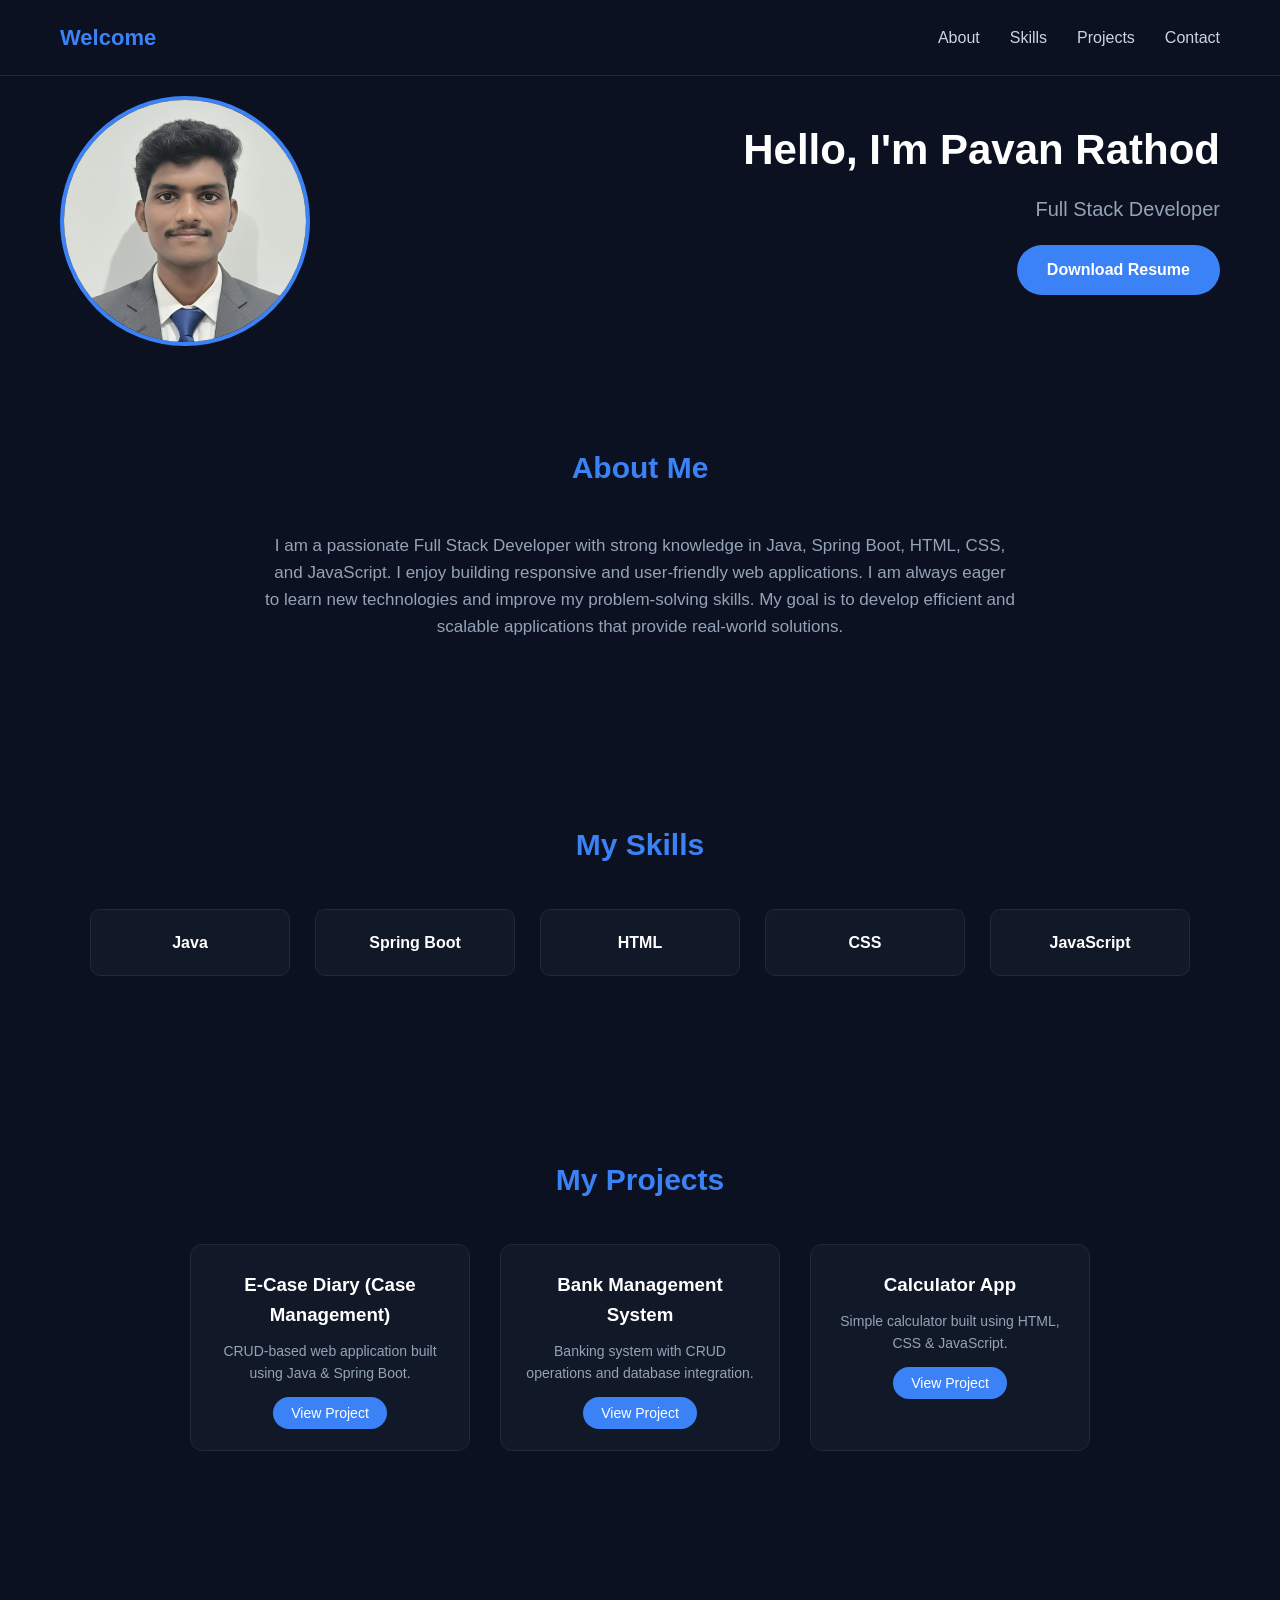
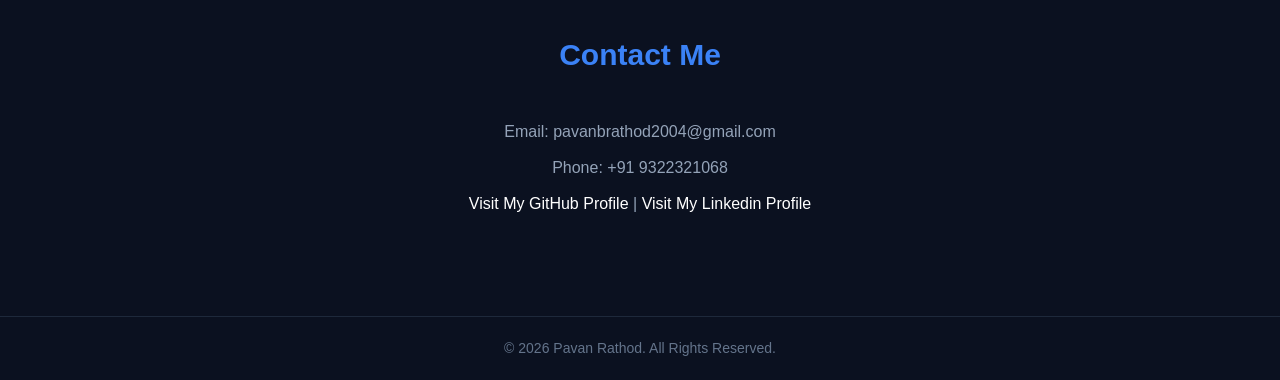
<file: index.html>
<!DOCTYPE html>
<html lang="en">

<head>
    <meta charset="UTF-8">
    <meta name="viewport" content="width=device-width, initial-scale=1.0">
    <title>Pavan Rathod | Portfolio</title>
    <link rel="stylesheet" href="CSS/style.css">
</head>

<body>

    <!-- ===== NAVBAR ===== -->
    <header>
        <nav class="navbar">
            <h2 class="logo">Welcome</h2>
            <ul class="nav-link">
                <li><a href="#about">About</a></li>
                <li><a href="#skill">Skills</a></li>
                <li><a href="#project">Projects</a></li>
                <li><a href="#contact">Contact</a></li>
            </ul>
        </nav>
    </header>

    <!-- ===== HERO SECTION ===== -->
    <section class="Name">
        <div class="hero-container">

            <!-- Left Photo -->
            <div class="hero-image">
                <img src="Image/myPhoto.jpeg" alt="Pavan Rathod Photo">
            </div>

            <!-- Top-Right Text -->
            <div class="hero-content">
                <h1>Hello, I'm Pavan Rathod</h1>
                <p>Full Stack Developer</p>
                <a href="Resume/Pavan_Baban_Rathod_Software_Engineer.pdf" class="btn" download>Download Resume</a>
            </div>

        </div>
    </section>

    <!-- ===== ABOUT SECTION ===== -->
    <section id="about" class="section">
        <h2>About Me</h2>
        <p>
            I am a passionate Full Stack Developer with strong knowledge in Java, Spring Boot, HTML, CSS, and JavaScript. I enjoy building responsive and user-friendly web applications. I am always eager to learn new technologies and improve my problem-solving skills.
            My goal is to develop efficient and scalable applications that provide real-world solutions.
        </p>
    </section>

    <!-- ===== SKILLS SECTION ===== -->
    <section id="skill" class="section">
        <h2>My Skills</h2>
        <div class="skill-container">

            <div class="skill-card" onclick="showskill('java')">
                <a href="#java">Java</a>
            </div>


            <div class="skill-card" onclick="showskill('spring')">
                <a href="#sb">Spring Boot</a>
            </div>


            <div class="skill-card" onclick="showskill('html')">
                <a href="#html">HTML</a>
            </div>


            <div class="skill-card" onclick="showskill('css')">
                <a href="#css">CSS</a>
            </div>


            <div class="skill-card" onclick="showskill('js') "> <a href="#js">JavaScript</a></div>
        </div>
    </section>
    <section>

        <div id="skill-details" class="skill-details"></div>
    </section>

    <!-- ===== PROJECT SECTION ===== -->
    <section id="project" class="section ">
        <h2>My Projects</h2>
        <div class="project-container ">

            <div class="project-card ">
                <h3>E-Case Diary (Case Management)</h3>
                <p>CRUD-based web application built using Java & Spring Boot.</p>
                <a href="Project/casediary.html" class="btn-small " target="_blank">View Project</a>
            </div>

            <div class="project-card ">
                <h3>Bank Management System</h3>
                <p>Banking system with CRUD operations and database integration.</p>
                <a href="# " class="btn-small">View Project</a>
            </div>

            <div class="project-card ">
                <h3>Calculator App</h3>
                <p>Simple calculator built using HTML, CSS & JavaScript.</p>
                <a href="Project/calculator.html" class="btn-small">View Project</a>
            </div>

        </div>
    </section>

    <!-- ===== CONTACT SECTION ===== -->
    <section id="contact" class="section ">
        <h2>Contact Me</h2>
        <p>Email: pavanbrathod2004@gmail.com</p>
        <p>Phone: +91 9322321068</p>
        <p>
            <span>
                <a class="links" href="https://github.com/pavanrathod2004" target="_blank">Visit My GitHub Profile</a>
           </span>|
            <span>
                <a class="links" href="https://www.linkedin.com/in/pavanbrathod2004" target="_blank">Visit My Linkedin Profile </a>
           </span>
        </p>
    </section>

    <!-- ===== FOOTER ===== -->
    <footer>
        <p>© 2026 Pavan Rathod. All Rights Reserved.</p>
    </footer>

    <script src="JS/script.js"></script>
</body>

</html>
</file>
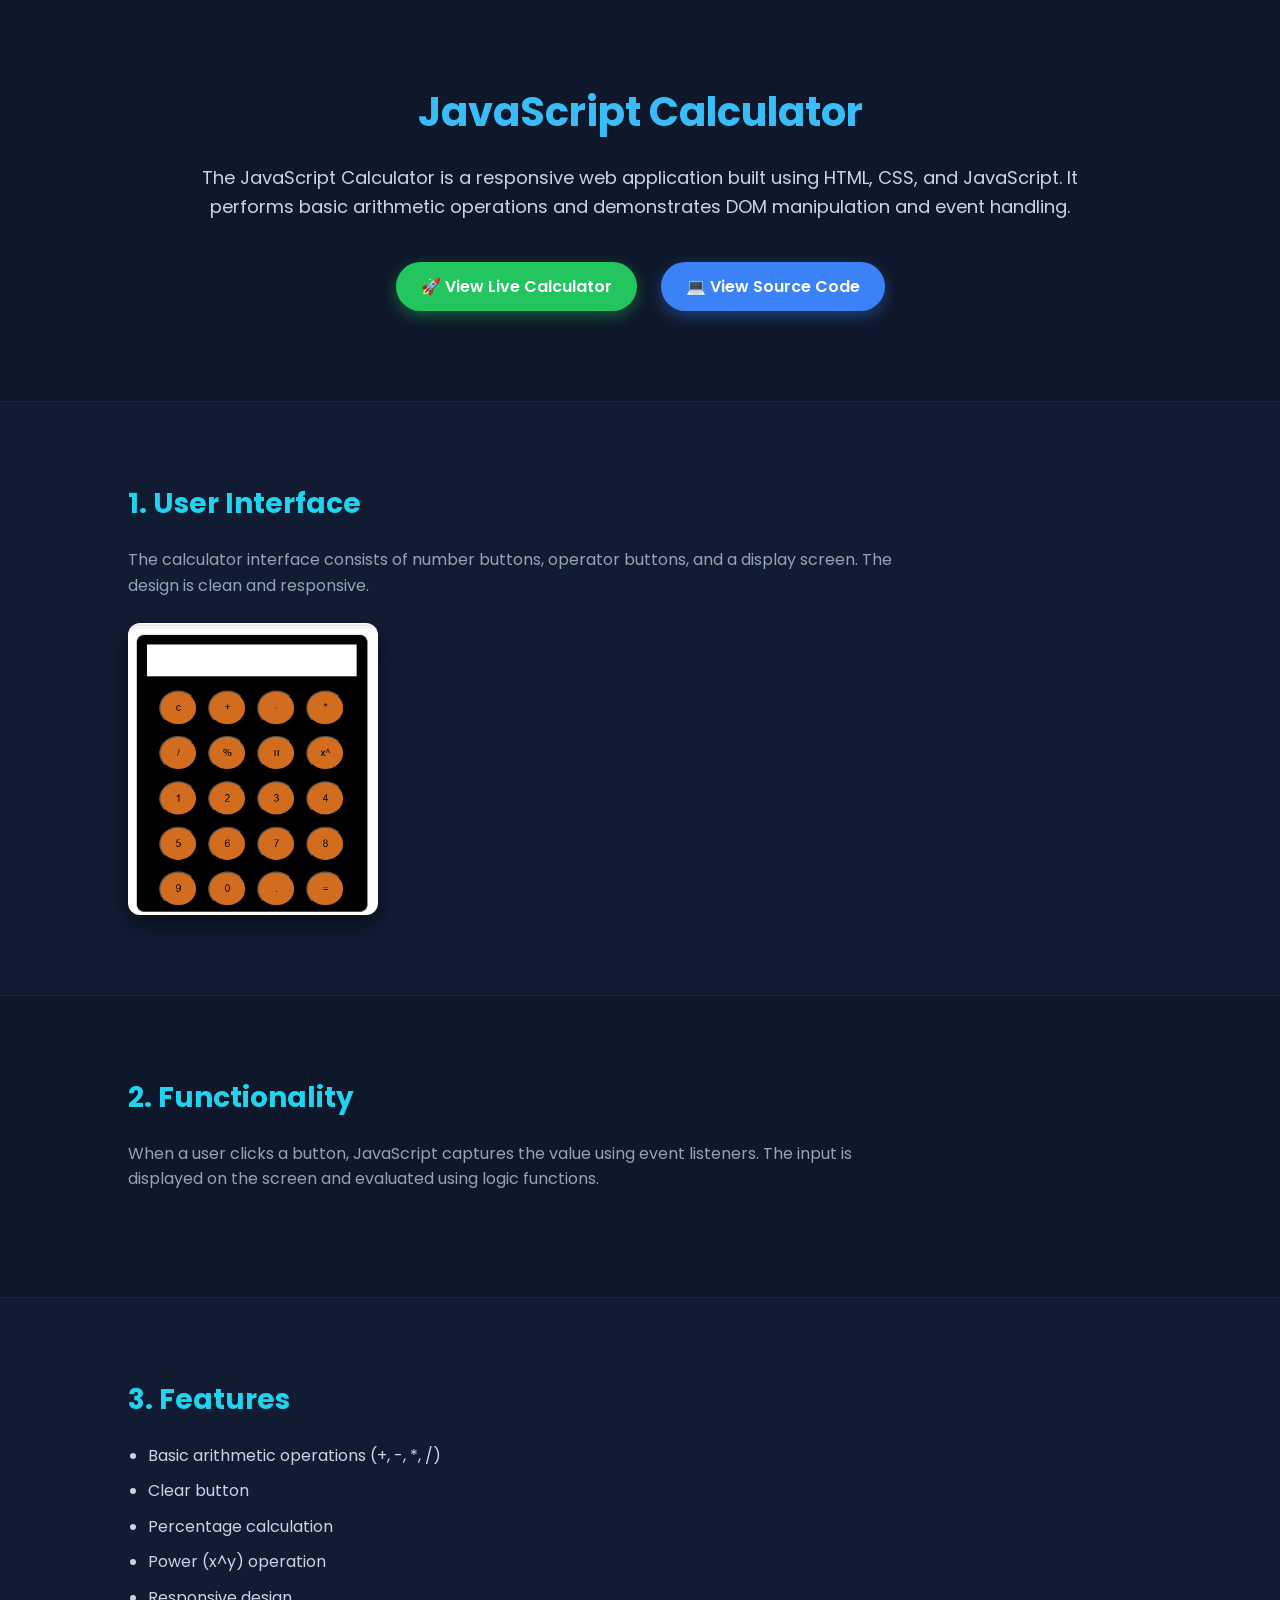
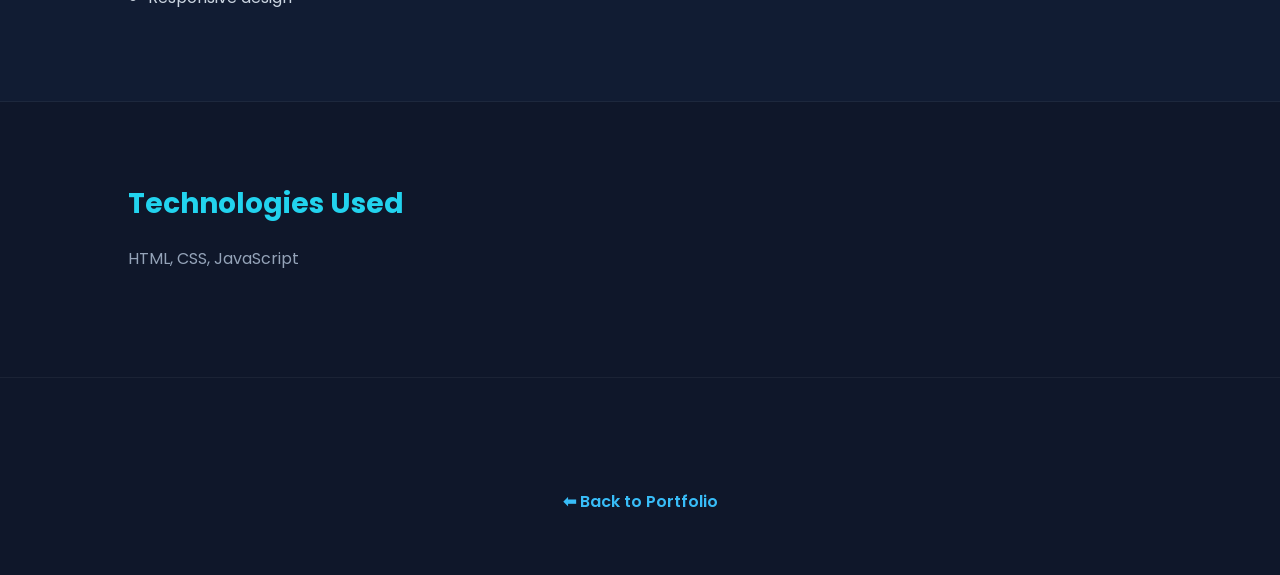
<file: Project/calculator.html>
<!DOCTYPE html>
<html lang="en">

<head>
    <meta charset="UTF-8">
    <title>JavaScript Calculator Project</title>

    <style>
        /* ===== Google Font ===== */
        
        @import url('https://fonts.googleapis.com/css2?family=Poppins:wght@300;400;600;700&display=swap');
        * {
            margin: 0;
            padding: 0;
            box-sizing: border-box;
        }
        /* ===== Body ===== */
        
        body {
            font-family: 'Poppins', sans-serif;
            background: #0f172a;
            color: #f1f5f9;
            line-height: 1.6;
        }
        /* ===== Section Common Style ===== */
        
        section {
            padding: 80px 10%;
            border-bottom: 1px solid rgba(255, 255, 255, 0.05);
        }
        /* ===== Project Intro ===== */
        
        .project-intro {
            text-align: center;
        }
        
        .project-intro h1 {
            font-size: 40px;
            margin-bottom: 20px;
            color: #38bdf8;
        }
        
        .project-intro p {
            max-width: 900px;
            margin: auto;
            font-size: 18px;
            color: #cbd5e1;
        }
        /* ===== Section Headings ===== */
        
        section h2 {
            font-size: 28px;
            margin-bottom: 20px;
            color: #22d3ee;
        }
        /* ===== Paragraph ===== */
        
        section p {
            max-width: 800px;
            margin-bottom: 25px;
            font-size: 16px;
            color: #94a3b8;
        }
        /* ===== Features List ===== */
        
        section ul {
            max-width: 800px;
            margin-left: 20px;
            color: #cbd5e1;
        }
        
        section ul li {
            margin-bottom: 10px;
        }
        /* ===== Images ===== */
        
        section img {
            width: 250px;
            max-width: 850px;
            border-radius: 12px;
            display: block;
            margin-top: 20px;
            transition: 0.4s ease;
            box-shadow: 0 10px 25px rgba(0, 0, 0, 0.5);
        }
        
        section img:hover {
            transform: scale(1.03);
        }
        /*  Alternating Background */
        
        section:nth-child(even) {
            background: #111c33;
        }
        /* ===== Project Buttons ===== */
        
        .project-buttons {
            text-align: center;
            margin-top: 30px;
        }
        
        .project-buttons a {
            display: inline-block;
            padding: 12px 25px;
            margin: 10px;
            text-decoration: none;
            border-radius: 30px;
            font-weight: 600;
            transition: all 0.3s ease;
        }
        /* Live Button */
        
        .live-btn {
            background-color: #22c55e;
            color: white;
            box-shadow: 0 5px 15px rgba(34, 197, 94, 0.4);
        }
        
        .live-btn:hover {
            background-color: #16a34a;
            transform: translateY(-3px);
        }
        /* Code Button */
        
        .code-btn {
            background-color: #3b82f6;
            color: white;
            box-shadow: 0 5px 15px rgba(59, 130, 246, 0.4);
        }
        
        .code-btn:hover {
            background-color: #2563eb;
            transform: translateY(-3px);
        }
        /* ===== Back to Portfolio Link ===== */
        
        .back-link {
            display: block;
            text-align: center;
            margin: 60px 0;
            text-decoration: none;
            font-weight: 600;
            color: #38bdf8;
            transition: 0.3s ease;
        }
        
        a[href="../index.html"]:hover {
            color: #22d3ee;
        }
        /* ===== Responsive ===== */
        
        @media (max-width: 768px) {
            section {
                padding: 60px 5%;
            }
            .project-intro h1 {
                font-size: 28px;
            }
            section h2 {
                font-size: 22px;
            }
            section p {
                font-size: 14px;
            }
        }
    </style>
</head>

<body>

    <section class="project-intro">
        <h1>JavaScript Calculator</h1>
        <p>
            The JavaScript Calculator is a responsive web application built using HTML, CSS, and JavaScript. It performs basic arithmetic operations and demonstrates DOM manipulation and event handling.
        </p>


        <div class="project-buttons">
            <a href="https://pavanrathod2004.github.io/JavaScript_calculator/" target="_blank" class="live-btn">
           🚀 View Live Calculator
        </a>

            <a href="https://github.com/pavanrathod2004/JavaScript_calculator.git" target="_blank" class="code-btn">
           💻 View Source Code
        </a>
        </div>
    </section>

    <section>
        <h2>1. User Interface</h2>
        <p>
            The calculator interface consists of number buttons, operator buttons, and a display screen. The design is clean and responsive.
        </p>
        <img src="Project Images/calculator.png" alt="Calculator UI">
    </section>

    <section>
        <h2>2. Functionality</h2>
        <p>
            When a user clicks a button, JavaScript captures the value using event listeners. The input is displayed on the screen and evaluated using logic functions.
        </p>
    </section>

    <section>
        <h2>3. Features</h2>
        <ul>
            <li>Basic arithmetic operations (+, -, *, /)</li>
            <li>Clear button</li>
            <li>Percentage calculation</li>
            <li>Power (x^y) operation</li>
            <li>Responsive design</li>
        </ul>
    </section>

    <section>
        <h2>Technologies Used</h2>
        <p>HTML, CSS, JavaScript</p>
    </section>

    <br><br>
    <a href="../index.html" class="back-link">⬅ Back to Portfolio</a>

</body>

</html>
</file>
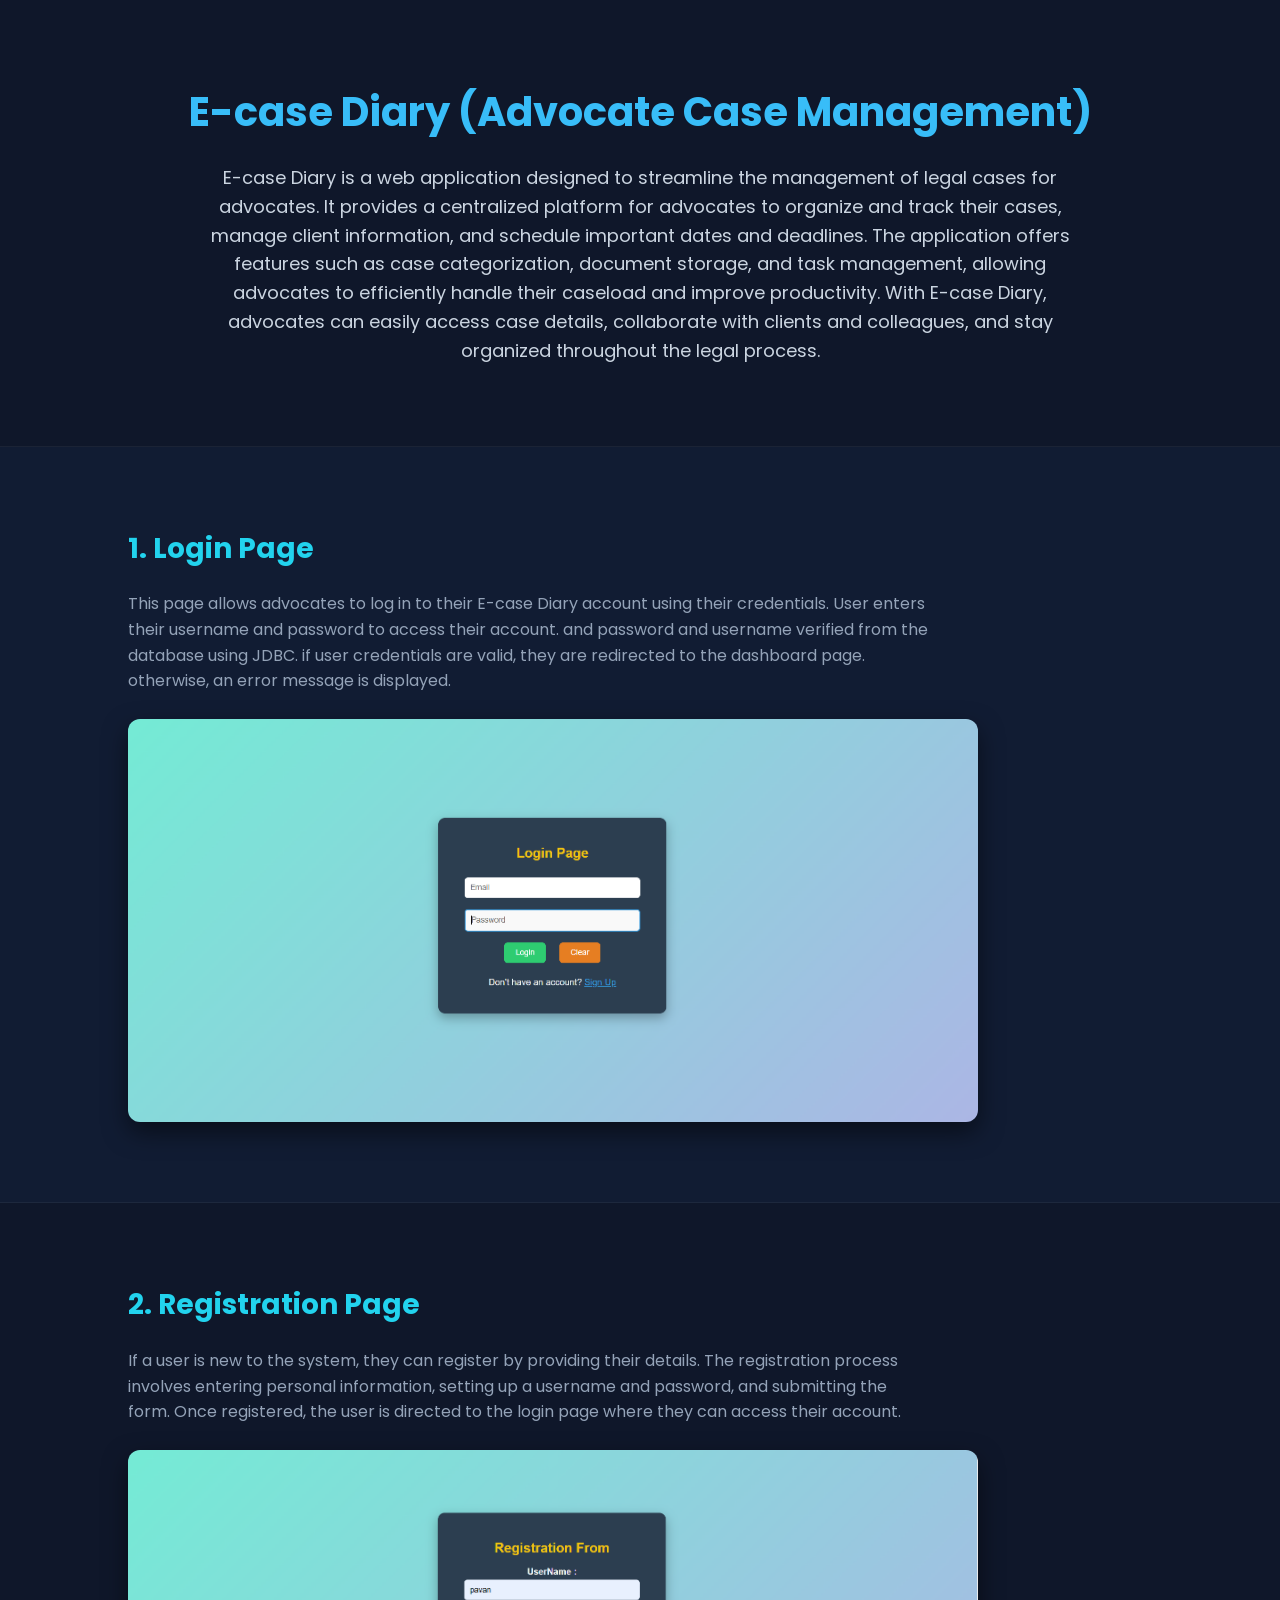
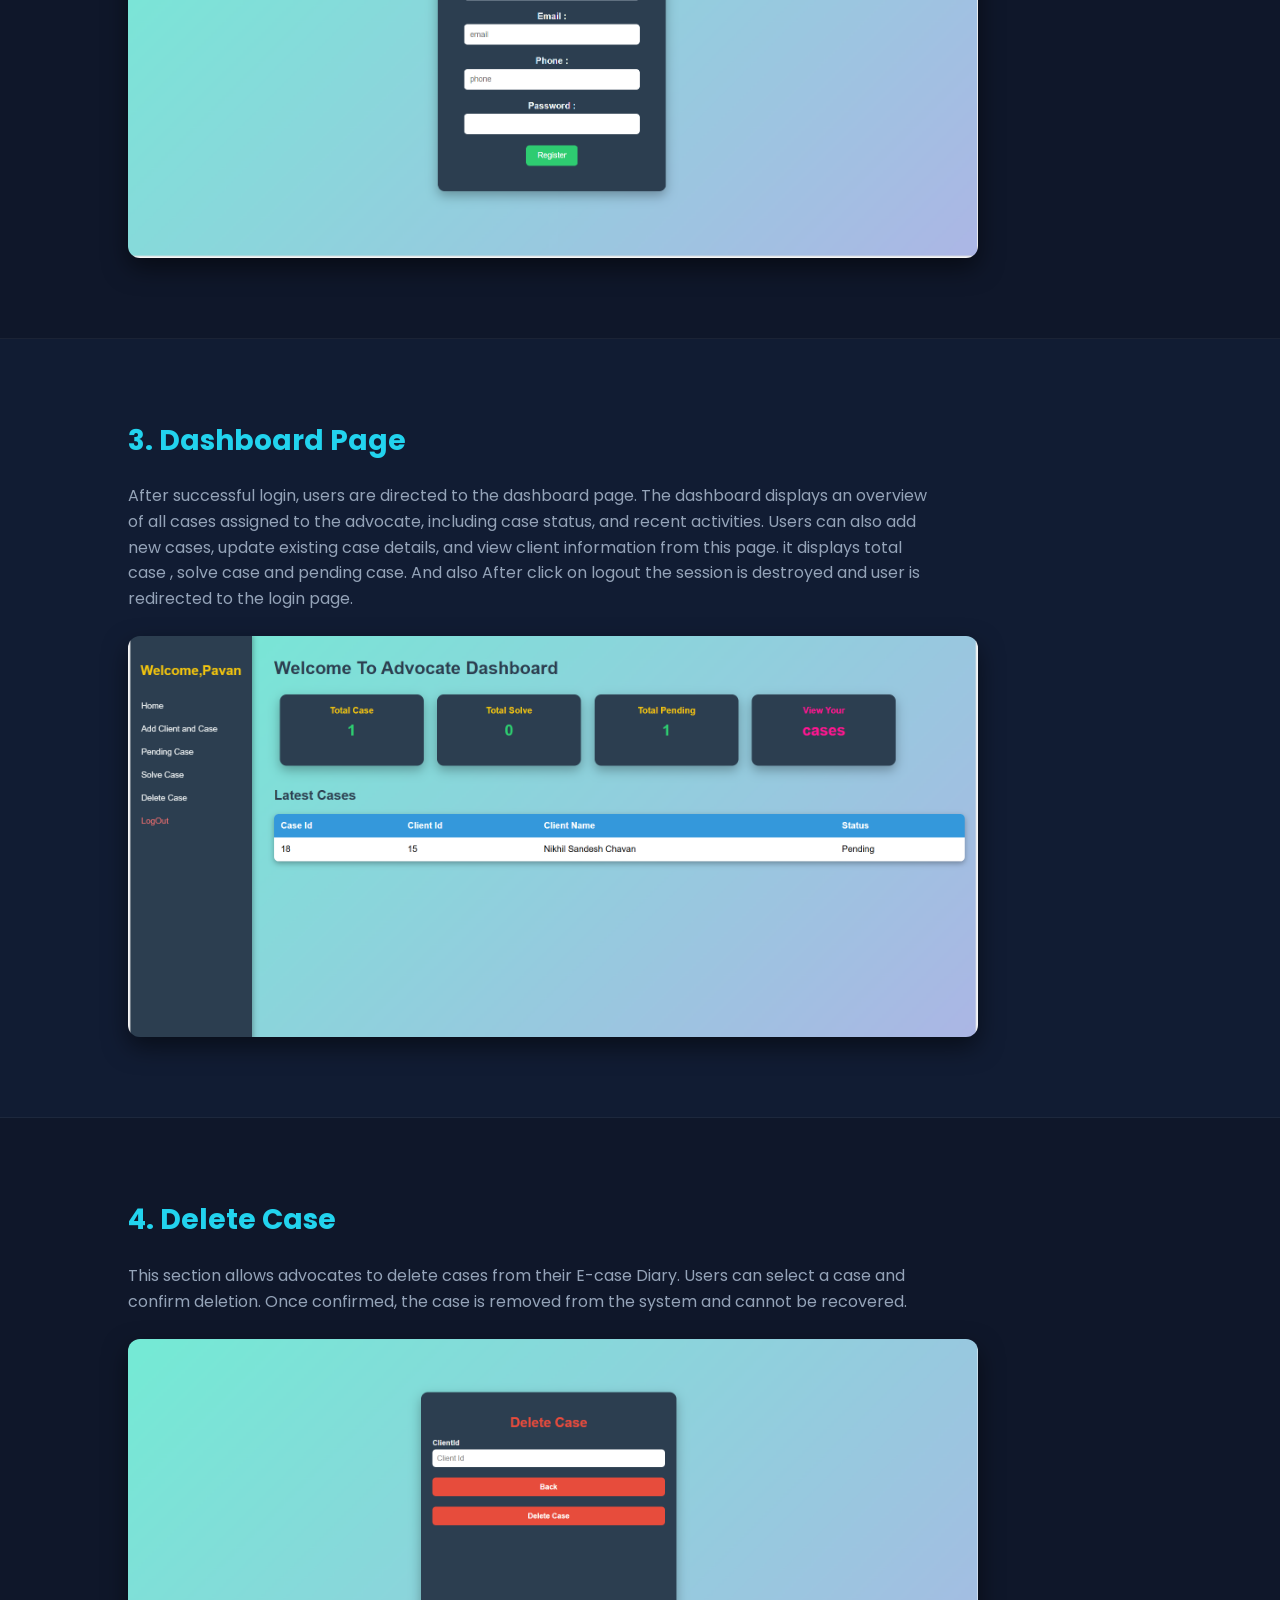
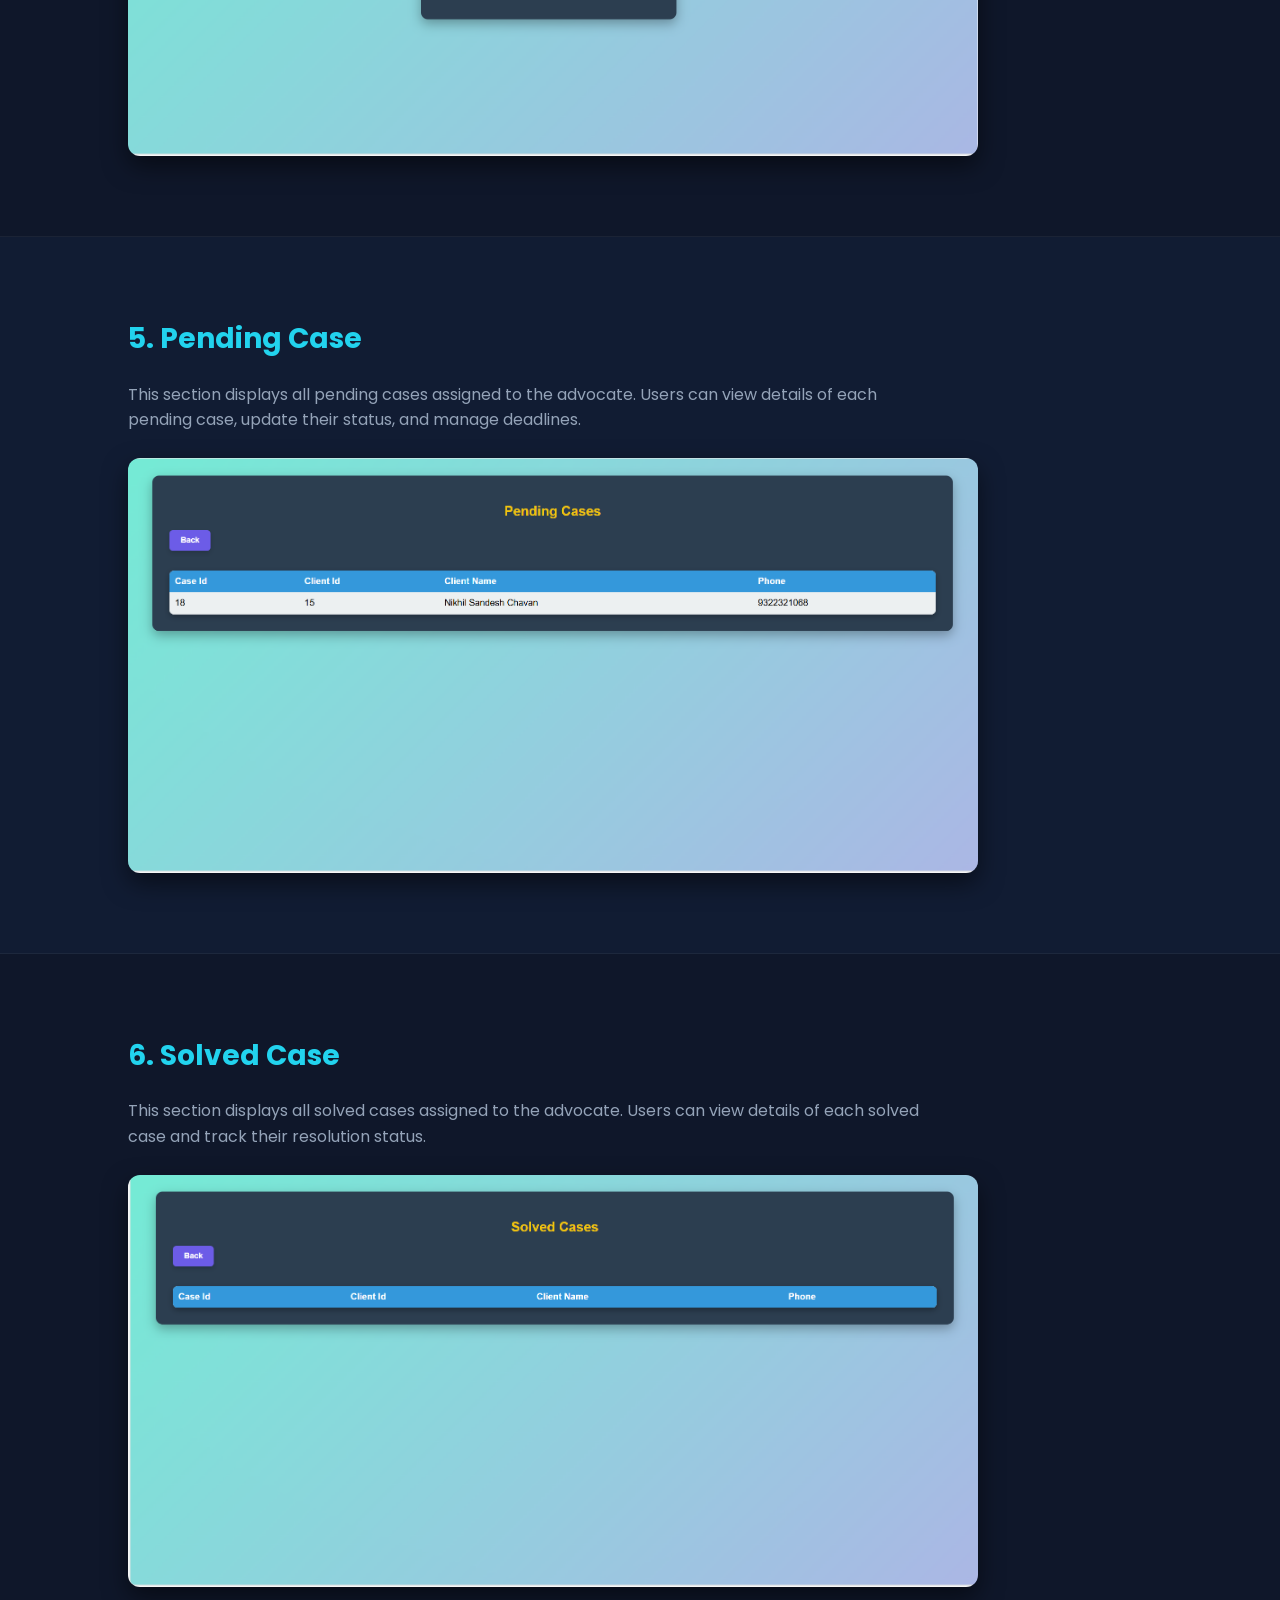
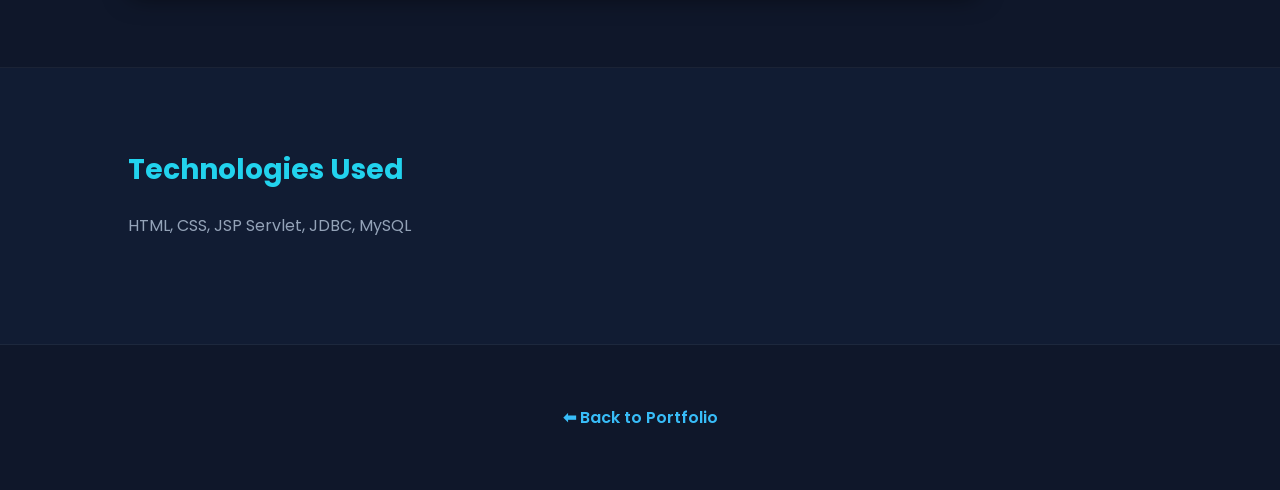
<file: Project/casediary.html>
<!DOCTYPE html>
<html lang="en">

<head>
    <meta charset="UTF-8">
    <meta name="viewport" content="width=device-width, initial-scale=1.0">
    <title>E-case Diary | Advocate case Management</title>
    <style>
        @import url('https://fonts.googleapis.com/css2?family=Poppins:wght@300;400;600;700&display=swap');
        * {
            margin: 0;
            padding: 0;
            box-sizing: border-box;
        }
        
        body {
            font-family: 'Poppins', sans-serif;
            background: #0f172a;
            color: #f1f5f9;
            line-height: 1.6;
        }
        /* Section Common Style  */
        
        section {
            padding: 80px 10%;
            border-bottom: 1px solid rgba(255, 255, 255, 0.05);
        }
        /* Project Intro */
        
        .project-intro {
            text-align: center;
        }
        
        .project-intro h1 {
            font-size: 40px;
            margin-bottom: 20px;
            color: #38bdf8;
        }
        
        .project-intro p {
            max-width: 900px;
            margin: auto;
            font-size: 18px;
            color: #cbd5e1;
        }
        /*All Section Headings */
        
        section h2 {
            font-size: 28px;
            margin-bottom: 20px;
            color: #22d3ee;
        }
        /* All Section Paragraph */
        
        section p {
            max-width: 800px;
            margin-bottom: 25px;
            font-size: 16px;
            color: #94a3b8;
        }
        /*  Images Styling  */
        
        section img {
            width: 100%;
            max-width: 850px;
            border-radius: 12px;
            display: block;
            margin-top: 20px;
            transition: 0.4s ease;
            box-shadow: 0 10px 25px rgba(0, 0, 0, 0.5);
        }
        /* Hover Effect */
        
        section img:hover {
            transform: scale(1.03);
        }
        /*  Alternating Background Effect*/
        
        section:nth-child(even) {
            background: #111c33;
        }
        
        .back-link {
            display: block;
            text-align: center;
            margin: 60px 0;
            text-decoration: none;
            font-weight: 600;
            color: #38bdf8;
            transition: 0.3s ease;
        }
        /*  Responsive */
        
        @media (max-width: 768px) {
            section {
                padding: 60px 5%;
            }
            .project-intro h1 {
                font-size: 28px;
            }
            section h2 {
                font-size: 22px;
            }
            section p {
                font-size: 14px;
            }
        }
    </style>
</head>

<body>
    <section class="project-intro">
        <h1>E-case Diary (Advocate Case Management)</h1>
        <p>
            E-case Diary is a web application designed to streamline the management of legal cases for advocates. It provides a centralized platform for advocates to organize and track their cases, manage client information, and schedule important dates and deadlines.
            The application offers features such as case categorization, document storage, and task management, allowing advocates to efficiently handle their caseload and improve productivity. With E-case Diary, advocates can easily access case details,
            collaborate with clients and colleagues, and stay organized throughout the legal process.
    </section>

    <section class="login-section">
        <h2>1. Login Page</h2>
        <p>This page allows advocates to log in to their E-case Diary account using their credentials. User enters their username and password to access their account. and password and username verified from the database using JDBC. if user credentials are
            valid, they are redirected to the dashboard page. otherwise, an error message is displayed.</p>
        <img src="Project Images/login.jpeg" alt="login page">
    </section>
    <section class="registration-section">
        <h2>2. Registration Page</h2>
        <p>If a user is new to the system, they can register by providing their details. The registration process involves entering personal information, setting up a username and password, and submitting the form. Once registered, the user is directed to
            the login page where they can access their account.</p>
        <img src="Project Images/register.png" alt="registration page">
    </section>
    <section class="dashboard-section">
        <h2>3. Dashboard Page</h2>
        <p>After successful login, users are directed to the dashboard page. The dashboard displays an overview of all cases assigned to the advocate, including case status, and recent activities. Users can also add new cases, update existing case details,
            and view client information from this page. it displays total case , solve case and pending case. And also After click on logout the session is destroyed and user is redirected to the login page.</p>
        <img src="Project Images/dashborad.png" alt="dashboard page">
    </section>
    <section class="delete-section">
        <h2>4. Delete Case</h2>
        <p>This section allows advocates to delete cases from their E-case Diary. Users can select a case and confirm deletion. Once confirmed, the case is removed from the system and cannot be recovered.</p>
        <img src="Project Images/deleteCase.png" alt="delete Page">
    </section>
    <section class="pending-case">
        <h2>5. Pending Case</h2>
        <p>This section displays all pending cases assigned to the advocate. Users can view details of each pending case, update their status, and manage deadlines.</p>
        <img src="Project Images/pendingCase.png" alt="pending case page">
    </section>
    <section class="solve-case">
        <h2>6. Solved Case</h2>
        <p>This section displays all solved cases assigned to the advocate. Users can view details of each solved case and track their resolution status.</p>
        <img src="Project Images/solveCase.png" alt="solved case page">
    </section>
    <section class="tech-section">
        <h2>Technologies Used</h2>
        <p>HTML, CSS, JSP Servlet, JDBC, MySQL</p>
    </section>
    <a href="../index.html" class="back-link">⬅ Back to Portfolio</a>
</body>

</html>
</file>
<file: CSS/style.css>
/* 
   GLOBAL STYLES
*/
    
    * {
        margin: 0;
        padding: 0;
        box-sizing: border-box;
        font-family: 'Segoe UI', sans-serif;
    }
    
    html {
        scroll-behavior: smooth;
    }
    
    body {
        background-color: #0B1120;
        color: #E2E8F0;
        line-height: 1.6;
    }
    /*header*/
    
    header {
        position: sticky;
        top: 0;
        z-index: 1000;
    }
    /*
   NAVBAR
*/
    
    .navbar {
        display: flex;
        justify-content: space-between;
        align-items: center;
        padding: 20px 60px;
        background-color: #0B1120;
        border-bottom: 1px solid #1E293B;
        position: sticky;
        top: 0;
        z-index: 1000;
    }
    
    .logo {
        font-size: 22px;
        font-weight: bold;
        color: #3B82F6;
    }
    
    .nav-link {
        list-style: none;
        display: flex;
        gap: 30px;
    }
    
    .nav-link a {
        text-decoration: none;
        color: #CBD5E1;
        font-weight: 500;
        position: relative;
        transition: 0.3s ease;
    }
    
    .nav-link a::after {
        content: "";
        position: absolute;
        left: 0;
        bottom: -6px;
        width: 0%;
        height: 2px;
        background-color: #3B82F6;
        transition: 0.3s ease;
    }
    
    .nav-link a:hover::after {
        width: 100%;
    }
    
    .nav-link a:hover {
        color: #3B82F6;
    }
    /* 
   HERO SECTION
 */
    
    .Name {
        height: auto;
        padding: 20px 60px 0;
        display: flex;
        align-items: flex-start;
        background-color: #0B1120;
    }
    
    .hero-container {
        display: flex;
        width: 100%;
        justify-content: space-between;
        align-items: flex-start;
        gap: 40px;
        flex-wrap: wrap;
    }
    
    .hero-image {
        flex: 0 0 300px;
    }
    
    .hero-image img {
        width: 250px;
        height: 250px;
        object-fit: cover;
        border-radius: 50%;
        border: 4px solid #3B82F6;
        transition: 0.4s ease;
    }
    
    .hero-image img:hover {
        transform: scale(1.05);
    }
    
    .hero-content {
        flex: 1;
        display: flex;
        flex-direction: column;
        justify-content: flex-start;
        align-items: flex-end;
        text-align: right;
        padding-top: 20px;
        max-width: 600px;
    }
    
    .hero-content h1 {
        font-size: 42px;
        color: #FFFFFF;
        margin-bottom: 10px;
    }
    
    .hero-content p {
        font-size: 20px;
        color: #94A3B8;
        margin-bottom: 20px;
    }
    
    .hero-content .btn {
        padding: 12px 30px;
        background-color: #3B82F6;
        color: white;
        text-decoration: none;
        border-radius: 30px;
        font-weight: 600;
        transition: 0.3s ease;
    }
    
    .hero-content .btn:hover {
        background-color: #2563EB;
        transform: translateY(-3px);
        box-shadow: 0 8px 20px rgba(59, 130, 246, 0.4);
    }
    /* 
   BUTTONS
*/
    
    .btn-small {
        padding: 8px 18px;
        background-color: #3B82F6;
        color: white;
        border-radius: 20px;
        text-decoration: none;
        font-size: 14px;
        transition: 0.3s ease;
    }
    
    .btn-small:hover {
        background-color: #2563EB;
    }
    /*
   SECTIONS
*/
    
    .section {
        padding: 90px 20px;
        text-align: center;
    }
    
    .section h2 {
        font-size: 30px;
        margin-bottom: 40px;
        color: #3B82F6;
    }
    
    #about p {
        max-width: 750px;
        margin: auto;
        color: #94A3B8;
        font-size: 17px;
    }
    /*
   SKILLS
 */
    
    .skill-container {
        display: flex;
        justify-content: center;
        flex-wrap: wrap;
        gap: 25px;
    }
    
    .skill-details {
        display: none;
        background-color: #111827;
        padding: 20px;
        margin-top: 30px;
        border-radius: 10px;
        border: 1px solid #1E293B;
        max-width: 900px;
        margin-left: auto;
        margin-right: auto;
    }
    
    .skill-card {
        background-color: #111827;
        padding: 20px;
        width: 200px;
        color: white;
        border-radius: 10px;
        border: 1px solid #1E293B;
        font-weight: 600;
        transition: 0.3s ease;
        cursor: pointer;
    }
    
    a {
        text-decoration: none;
        color: white;
    }
    
    .skill-card:hover {
        transform: translateY(-8px);
        border-color: #3B82F6;
        background-color: #1E293B;
    }
    /* 
   PROJECTS*/
    
    .project-container {
        display: flex;
        justify-content: center;
        flex-wrap: wrap;
        gap: 30px;
    }
    
    .project-card {
        background-color: #111827;
        padding: 25px;
        width: 280px;
        border-radius: 12px;
        border: 1px solid #1E293B;
        transition: 0.3s ease;
    }
    
    .project-card:hover {
        transform: translateY(-10px);
        border-color: #3B82F6;
        background-color: #1E293B;
    }
    
    .project-card h3 {
        margin-bottom: 10px;
        color: #FFFFFF;
    }
    
    .project-card p {
        color: #94A3B8;
        margin-bottom: 15px;
        font-size: 14px;
    }
    /*
   CONTACT
 */
    
    #contact p {
        margin: 10px 0;
        color: #94A3B8;
    }
    /*
   FOOTER
 */
    
    footer {
        padding: 20px;
        text-align: center;
        border-top: 1px solid #1E293B;
        color: #64748B;
        font-size: 14px;
    }
    /*
   RESPONSIVE DESIGN
*/
    
    @media (max-width: 1024px) {
        .hero-container {
            gap: 20px;
        }
    }
    
    @media (max-width: 768px) {
        .navbar {
            flex-direction: column;
            gap: 15px;
            padding: 20px;
        }
        .hero-container {
            flex-direction: column;
            align-items: center;
            text-align: center;
        }
        .hero-content {
            align-items: center;
            text-align: center;
            padding-top: 20px;
        }
        .hero-image img {
            width: 200px;
            height: 200px;
        }
        .hero-content h1 {
            font-size: 32px;
        }
        .hero-content p {
            font-size: 18px;
        }
        .skill-card,
        .project-card {
            width: 90%;
        }
    }
    
    .links {
        text-decoration: none;
        /* color: #94A3B8;*/
        color: white;
    }
</file>
